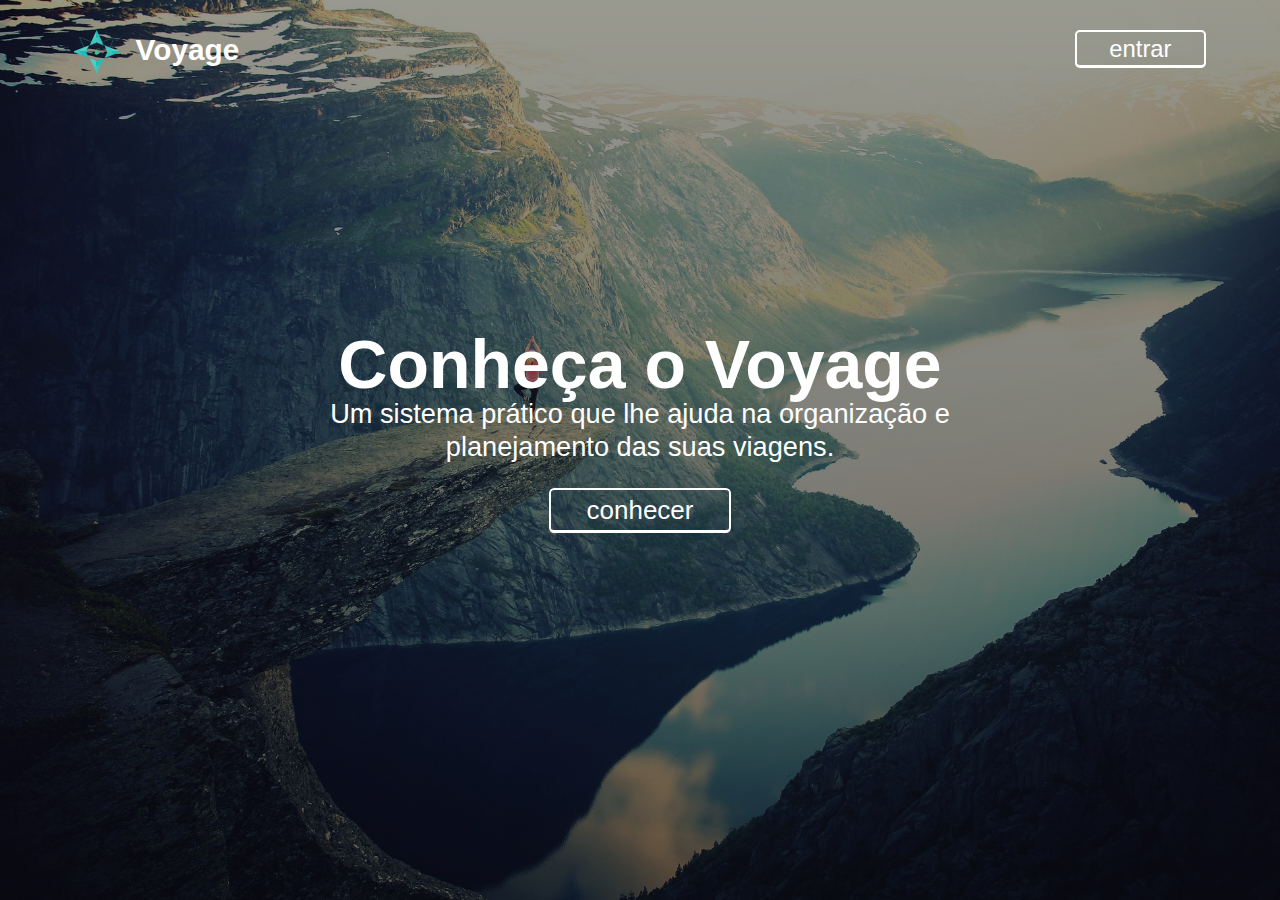
<file: index.html>
﻿<!DOCTYPE html>
<html lang="pt-br" xmlns="http://www.w3.org/1999/xhtml">
<head>
    <meta charset="utf-8" />
	<meta name="viewport" content="width=device-width, initial-scale=1">
    <title>Organize suas viagens - Voyage</title>
    <link href="styles/reset.css" rel="stylesheet" />
    <link href="styles/voyage.entrar.css" rel="stylesheet" />
    <link href="images/layout/logo.png" rel="favicon icon" />
</head>
<body>
    <main>            
        <header>
            <div><a href="#"><img src="images/layout/logo.png" /> Voyage</a></div>
            <a href="destinos.html" class="button">entrar</a>
        </header>
        <section>      
            <h1>
                Conheça o Voyage           
                <small>
                    Um sistema prático que lhe ajuda 
                    na organização e planejamento das suas viagens.
                </small>
            </h1>
            <a href="#" class="button">conhecer</a>
        </section>
    </main>
</body>
</html>
</file>
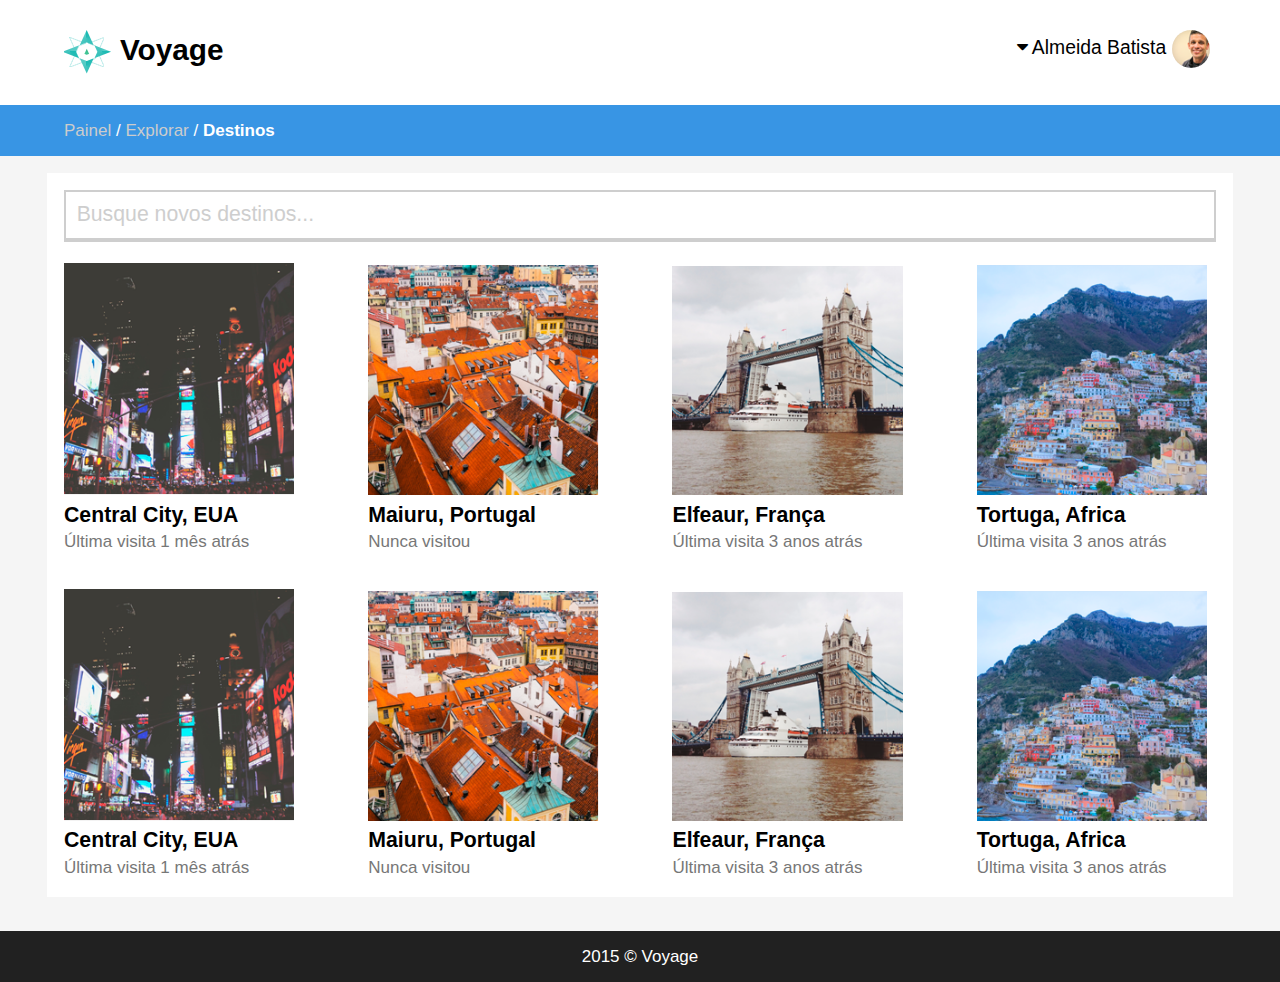
<file: destinos.html>
<!DOCTYPE html>
<html lang="pt-br" xmlns="http://www.w3.org/1999/xhtml">
<head>
    <meta charset="utf-8" />
	<meta name="viewport" content="width=device-width, initial-scale=1">
    <title>Destinos - Voyage</title>
    <link href="styles/reset.css" rel="stylesheet" />
    <link href="styles/voyage.css" rel="stylesheet" />
    <link href="styles/voyage.destinos.css" rel="stylesheet" />
    <link href="styles/font-awesome.min.css" rel="stylesheet" />
    <link href="images/layout/logo.png" rel="favicon icon" />
</head>
<body>
	<header>	
		<div class="right">
		<a class="abrirmenu" href="#">
			<i class="fa fa-caret-down"></i>
			Almeida Batista 
			<img src="images/layout/avatar.png"/>
		</a>
		<nav>
			<ol>
				<li><a href="#"></i>Dashboard</a></li>
				<li><a href="#">Sair</a></li>
			</ol>
		</nav>
		</div>
		<div><a href="#"><img src="images/layout/logo.png" />Voyage</a></div>
	</header>
	<div class="breadcrumb">
		<a href="#" class="item">Painel</a>
		<span>/</span>
		<a href="#" class="item">Explorar</a>
		<span>/</span>
		<a href="#" class="active item">Destinos</a>
	</div>
    <main>
        <section>      
			<div class="search">
				<input type="text" placeholder="Busque novos destinos..." />
			</div>	
            <div class="cards">
				<div class="card">
					<div class="image">
						<img src="images/content/central-city.png"/>
					</div>
					<a href="#" class="title">
						Central City, EUA
					</a>
					<div class="meta">
						Última visita <time datetime="2008-02-14 20:00">1 mês atrás</time>
					</div>
				</div>
				<div class="card">
					<div class="image">
						<img src="images/content/maiuru.png"/>
					</div>
					<a href="#"  class="title">
						Maiuru, Portugal
					</a>
					<div class="meta">
						Nunca visitou
					</div>
				</div>
				<div class="card">
					<div class="image">
						<img src="images/content/elfeaur.png"/>
					</div>
					<a href="#" class="title">
						Elfeaur, França
					</a>
					<div class="meta">
						Última visita <time datetime="2008-02-14 20:00">3 anos atrás</time>
					</div>
				</div>
				<div class="card">
					<div class="image">
						<img src="images/content/tortuga.png"/>
					</div>
					<a href="#" class="title">
						Tortuga, Africa
					</a>
					<div class="meta">
						Última visita <time datetime="2008-02-14 20:00">3 anos atrás</time>
					</div>
				</div>
			</div>
			<div class="cards">
				<div class="card">
					<div class="image">
						<img src="images/content/central-city.png"/>
					</div>
					<a href="#" class="title">
						Central City, EUA
					</a>
					<div class="meta">
						Última visita <time datetime="2008-02-14 20:00">1 mês atrás</time>
					</div>
				</div>
				<div class="card">
					<div class="image">
						<img src="images/content/maiuru.png"/>
					</div>
					<a href="#"  class="title">
						Maiuru, Portugal
					</a>
					<div class="meta">
						Nunca visitou
					</div>
				</div>
				<div class="card">
					<div class="image">
						<img src="images/content/elfeaur.png"/>
					</div>
					<a href="#" class="title">
						Elfeaur, França
					</a>
					<div class="meta">
						Última visita <time datetime="2008-02-14 20:00">3 anos atrás</time>
					</div>
				</div>
				<div class="card">
					<div class="image">
						<img src="images/content/tortuga.png"/>
					</div>
					<a href="#" class="title">
						Tortuga, Africa
					</a>
					<div class="meta">
						Última visita <time datetime="2008-02-14 20:00">3 anos atrás</time>
					</div>
				</div>
			</div>
        </section>
    </main>
	<footer>
		<h5>2015 &copy; Voyage</h5>
	</footer>
	<div class="topo"><i class="fa fa-arrow-up"></i></div>
	<script src="https://code.jquery.com/jquery-2.1.4.min.js"></script>
	<script src="scripts/voyage.js"></script>
	</body>
</html>
</file>
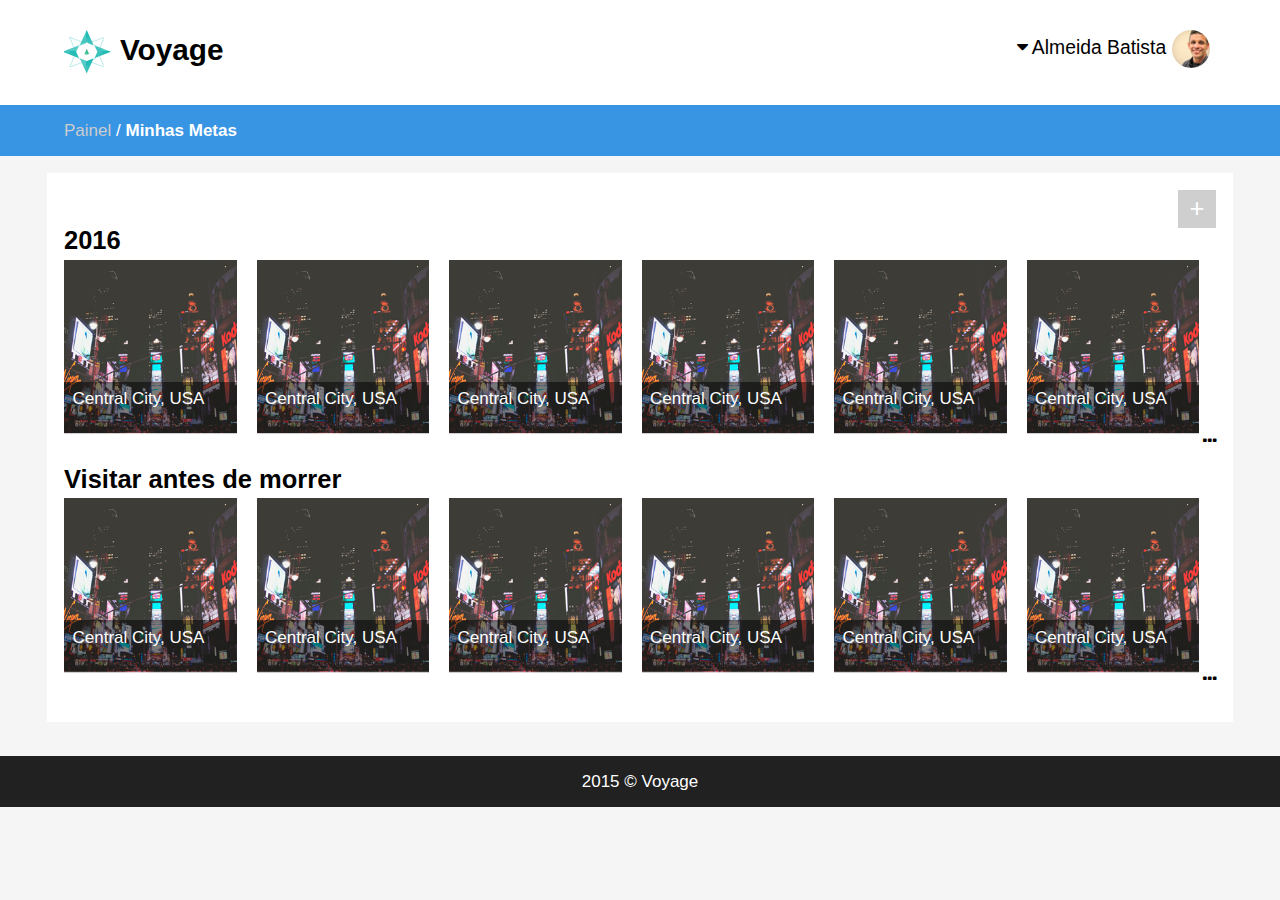
<file: metas.html>
<!DOCTYPE html>
<html lang="pt-br" xmlns="http://www.w3.org/1999/xhtml">
<head>
    <meta charset="utf-8" />
	<meta name="viewport" content="width=device-width, initial-scale=1">
    <title>Minhas Metas - Voyage</title>
    <link href="styles/reset.css" rel="stylesheet" />
    <link href="styles/voyage.css" rel="stylesheet" />
    <link href="styles/voyage.metas.css" rel="stylesheet" />
    <link href="styles/font-awesome.min.css" rel="stylesheet" />
    <link href="images/layout/logo.png" rel="favicon icon" />
</head>
<body>
	<header>	
		<div class="right">
		<a class="abrirmenu" href="#">
			<i class="fa fa-caret-down"></i>
			Almeida Batista 
			<img src="images/layout/avatar.png"/>
		</a>
		<nav>
			<ol>
				<li><a href="#"></i>Dashboard</a></li>
				<li><a href="#">Sair</a></li>
			</ol>
		</nav>
		</div>
		<div><a href="#"><img src="images/layout/logo.png" />Voyage</a></div>
	</header>
	<div class="breadcrumb">
		<a href="#" class="item">Painel</a>
		<span>/</span>
		<a href="#" class="active item">Minhas Metas</a>
	</div>
    <main>
		<div class="button">
			+
		</div>
        <section><div class="list">
				<a href="#" class="title">2016</a>
				<div class="content">
				<div class="item">
					<div class="image">
						<img src="images/content/central-city.png" />
					<a href="#" class="description">
						Central City, USA
					</a>
					</div>
				</div>
				<div class="item">
					<div class="image">
						<img src="images/content/central-city.png" />
					<a href="#" class="description">
						Central City, USA
					</a>
					</div>
				</div>
				<div class="item">
					<div class="image">
						<img src="images/content/central-city.png" />
					<a href="#" class="description">
						Central City, USA
					</a>
					</div>
				</div>
				<div class="item">
					<div class="image">
						<img src="images/content/central-city.png" />
					<a href="#" class="description">
						Central City, USA
					</a>
					</div>
				</div>
				<div class="item">
					<div class="image">
						<img src="images/content/central-city.png" />
					<a href="#" class="description">
						Central City, USA
					</a>
					</div>
				</div>
				<div class="item">
					<div class="image">
						<img src="images/content/central-city.png" />
					<a href="#" class="description">
						Central City, USA
					</a>
					</div>
				</div>
				</div>
				<a href="#" class="action"><i class="fa fa-ellipsis-h"></i></a>
			</div>       
			<div class="list">
				<a href="#" class="title">Visitar antes de morrer</a>
				<div class="content">
				<div class="item">
					<div class="image">
						<img src="images/content/central-city.png" />
					<a href="#" class="description">
						Central City, USA
					</a>
					</div>
				</div>
				<div class="item">
					<div class="image">
						<img src="images/content/central-city.png" />
					<a href="#" class="description">
						Central City, USA
					</a>
					</div>
				</div>
				<div class="item">
					<div class="image">
						<img src="images/content/central-city.png" />
					<a href="#" class="description">
						Central City, USA
					</a>
					</div>
				</div>
				<div class="item">
					<div class="image">
						<img src="images/content/central-city.png" />
					<a href="#" class="description">
						Central City, USA
					</a>
					</div>
				</div>
				<div class="item">
					<div class="image">
						<img src="images/content/central-city.png" />
					<a href="#" class="description">
						Central City, USA
					</a>
					</div>
				</div>
				<div class="item">
					<div class="image">
						<img src="images/content/central-city.png" />
					<a href="#" class="description">
						Central City, USA
					</a>
					</div>
				</div>
				</div>
				<a href="#" class="action"><i class="fa fa-ellipsis-h"></i></a>
			</div> 
        </section>
    </main>
	<footer>
		<h5>2015 &copy; Voyage</h5>
	</footer>
	<div class="topo"><i class="fa fa-arrow-up"></i></div>
	<script src="https://code.jquery.com/jquery-2.1.4.min.js"></script>
	<script src="scripts/voyage.js"></script>
	</body>
</html>
</file>
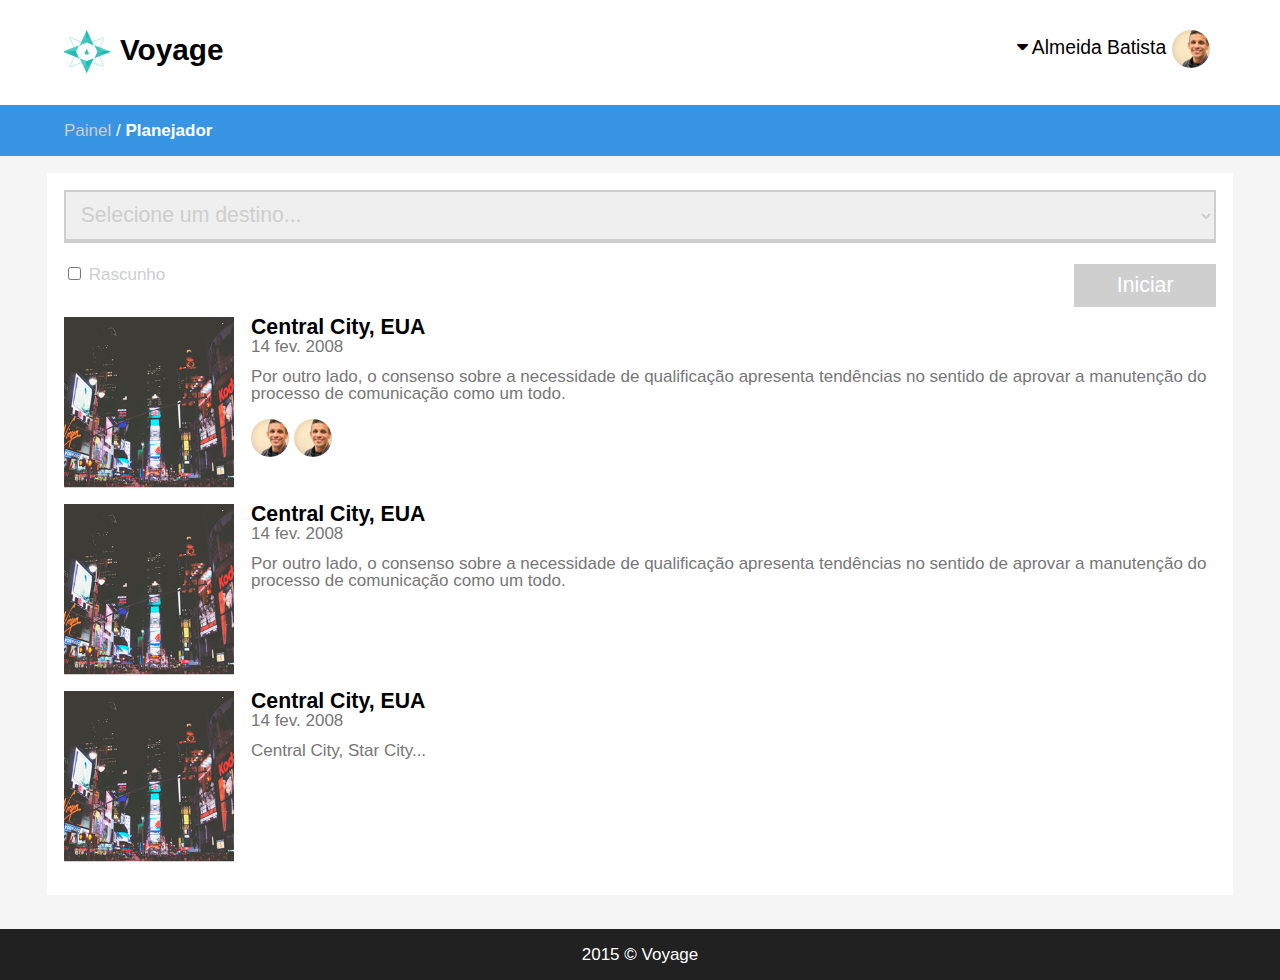
<file: planejador.html>
<!DOCTYPE html>
<html lang="pt-br" xmlns="http://www.w3.org/1999/xhtml">
<head>
    <meta charset="utf-8" />
	<meta name="viewport" content="width=device-width, initial-scale=1">
    <title>Planejador - Voyage</title>
    <link href="styles/reset.css" rel="stylesheet" />
    <link href="styles/voyage.css" rel="stylesheet" />
    <link href="styles/voyage.planejador.css" rel="stylesheet" />
    <link href="styles/font-awesome.min.css" rel="stylesheet" />
    <link href="images/layout/logo.png" rel="favicon icon" />
</head>
<body>
	<header>	
		<div class="right">
		<a class="abrirmenu" href="#">
			<i class="fa fa-caret-down"></i>
			Almeida Batista 
			<img src="images/layout/avatar.png"/>
		</a>
		<nav>
			<ol>
				<li><a href="#"></i>Dashboard</a></li>
				<li><a href="#">Sair</a></li>
			</ol>
		</nav>
		</div>
		<div><a href="#"><img src="images/layout/logo.png" />Voyage</a></div>
	</header>
	<div class="breadcrumb">
		<a href="#" class="item">Painel</a>
		<span>/</span>
		<a href="#" class="active item">Planejador</a>
	</div>
    <main>
        <section>      
			<div class="form">
				<select>
					<option value"">Selecione um destino...</option>
				</select>
				<label>
					<input type="checkbox" />
					Rascunho
				</label>
				<button>
					Iniciar
				</button>
			</div>	
            <div class="list">
				<div class="item">
					<div class="image">
						<img src="images/content/central-city.png"/>
					</div>
					<div class="content">
						<a href="#" class="title">
							Central City, EUA
						</a>
						<div class="meta">
							<time datetime="2008-02-14 20:00">14 fev. 2008</time>
						</div>
						<div class="description">
							<p>Por outro lado, o consenso sobre a necessidade de qualificação apresenta tendências no sentido de aprovar a manutenção do processo de comunicação como um todo.</p>
						</div>
						<div class="avatar">
							<img src="images/layout/avatar.png"/>
							<img src="images/layout/avatar.png"/>
						</div>
					</div>
				</div>
				<div class="item">
					<div class="image">
						<img src="images/content/central-city.png"/>
					</div>
					<div class="content">
						<a href="#" class="title">
							Central City, EUA
						</a>
						<div class="meta">
							<time datetime="2008-02-14 20:00">14 fev. 2008</time>
						</div>
						<div class="description">
							<p>Por outro lado, o consenso sobre a necessidade de qualificação apresenta tendências no sentido de aprovar a manutenção do processo de comunicação como um todo.</p>
						</div>
					</div>
				</div>
				<div class="item">
					<div class="image">
						<img src="images/content/central-city.png"/>
					</div>
					<div class="content">
						<a href="#" class="title">
							Central City, EUA
						</a>
						<div class="meta">
							<time datetime="2008-02-14 20:00">14 fev. 2008</time>
						</div>
						<div class="description">
							<p>Central City, Star City...</p>
						</div>
					</div>
				</div>
			</div>			
        </section>
    </main>
	<footer>
		<h5>2015 &copy; Voyage</h5>
	</footer>
	<div class="topo"><i class="fa fa-arrow-up"></i></div>
	<script src="https://code.jquery.com/jquery-2.1.4.min.js"></script>
	<script src="scripts/voyage.js"></script>
	</body>
</html>
</file>
<file: styles/voyage.entrar.css>
﻿html {
  font-size: 17px;
}
@media (max-width: 900px) {
  html { font-size: 15px; }
}
@media (max-width: 400px) {
  html { font-size: 13px; }
}

html, body {    
    height: 100%;
    background-image: -webkit-linear-gradient(top, rgba(0,0,0,0.4), rgba(0,0,0,0.6)), url("../images/layout/background.jpg");
    background-image: -moz-linear-gradient(top, rgba(0,0,0,0.4), rgba(0,0,0,0.6)), url("../images/layout/background.jpg");
    background-image: -ms-linear-gradient(top, rgba(0,0,0,0.4), rgba(0,0,0,0.6)), url("../images/layout/background.jpg");
    background-image: -o-linear-gradient(top, rgba(0,0,0,0.4), rgba(0,0,0,0.6)), url("../images/layout/background.jpg");
    background-image: linear-gradient(top, rgba(0,0,0,0.4), rgba(0,0,0,0.6)), url("../images/layout/background.jpg");
    background-repeat: no-repeat;
    background-size: cover;
}

body {
    font-family: "Tw Cen MT", Arial, sans-serif;
	font-size: 100%;
}

a {
    text-decoration: none;
    color: white;
}

.button {
    padding: .2em 1.35em;
    border-radius: .2em;
    border: .1em solid white;
    border-bottom: 0.15em solid;
}

.button:hover {
	background-color: rgba(255,255,255,0.1);
}

section {
    padding: 30px 0;
    position: absolute;
    color: white;
    top: 50%;
    margin-top: -150px;
    height: 200px;
    width: 100%;
    text-align: center;
}

section > h1 {
	font-family: "tw cen mt condensed", "tw cen mt", arial, sans-serif;
    font-size: 4em;
    font-weight: 900;
    margin-bottom: .5em;
}

section > h1 > small {	
	font-family: "tw cen mt", arial, sans-serif;
    display: block;
    font-size: 0.4em;
    font-weight: 400;
	line-height: 1.2em;
	max-width: 50%;
	margin: 0 auto;
}

@media (max-width: 900px) {
  section > h1 > small { max-width: 95%; }
}
@media (max-width: 400px) {
  section > h1 > small { max-width: 95%; }
}

    section .button {
        margin-top: 5em;
        font-size: 26px;
    }

header {
	font-family: "tw cen mt condensed", "tw cen mt", arial, sans-serif;
    padding-top: 1em;
    margin: 0 2.5em;
    font-size: 1.75em;
    font-weight: 900;
}

@media (max-width: 900px) {
  header { margin: 0 1.5em; }
}
@media (max-width: 400px) {
  header { margin: 0 .5em; }
}

    header img {
        vertical-align: middle;
        margin-right: 0.2em;
    }

    header div {
        float: left;
    }

header .button {   
    font-size: 0.8em;
	font-family: "tw cen mt", arial, sans-serif; 
    font-weight: 400;
    float: right;
}
</file>
<file: styles/voyage.css>
html {
  font-size: 17px;
}
@media (max-width: 900px) {
  html { font-size: 15px; }
}
@media (max-width: 400px) {
  html { font-size: 13px; }
}

html, body {
	background-color: #f5f5f5;
}

body {
    font-family: "Tw Cen MT", Arial, sans-serif;
	font-size: 100%;	
}

h1 {
	font-size: 3em;
}

h2 {
	font-size: 2em;
}

h3 {
	font-size: 1.5em;
}

h4 {
	font-size: 1.25em;
}

h5 {
	font-size: 1em;
}

h6 {
	font-size: 0.85em;
}

a {
	text-decoration: none;	
    color: black;
}
a:hover {	
    color: #444;
}

input {
	font-family: "Tw Cen MT", Arial, sans-serif;
}

header {
	background-color: #fff;
	font-size: 1.75em;
	padding: 1.5em 0 .75em;	
	padding: 1em 5%;
	font-weight: 900;
	font-family: "Tw Cen MT Condensed","Tw Cen MT", Arial, sans-serif;
}

header div a {
	color: black;
}

header .right {
	font-size: .65em;
	float:right;
	font-weight: 400;
	font-family: "Tw Cen MT", Arial, sans-serif;
}
	
header div img {
	margin-right: .3em;
	vertical-align: middle;
}

header div.right img {
	border-radius: 100%;
	vertical-align: middle;
	height:2em;
}

.breadcrumb {	
	clear: both;
	padding: 1em 5%;
	background-color: #3895e4;
	color: #fff;
}

.breadcrumb .item {
	color: #ccc;
}
.breadcrumb .active.item {
	font-weight: 900;
	color: #fff;
}

main {	
	background-color: #fff;
	max-width: 90%;
	margin: 1em auto;
	padding: 1em;
}

footer {
	margin-top: 2em;
	text-align: center;
	clear: both;
	padding: 1em 5%;
	background-color: #212121;
	color: #fff;
}

nav {
	display: none;
	position: absolute;
	background: #fff;
	box-shadow: .05em .05em 0.25em #888;
	padding: 1em;
}

nav > ol > li  {
	padding: 0.25em 1em;
}

div.topo {
			display: none;
			position: fixed;
			bottom: 2.5em;
			right: 2.5em;
			padding: 1em;
			border: 0;
			opacity: 0.5;
			background: #cfcfcf;
		}
		
		div.topo:hover {
			opacity: 1;
			cursor: pointer;
		}
</file>
<file: styles/voyage.destinos.css>
.search input {
	border: .1em #cecece solid;
	border-bottom: .2em #cecece solid;
	padding: 0.5em;
	font-size: 1.25em;
	width:100%;
	box-sizing: border-box;
	margin-bottom: 1em;
}

.search input::-webkit-input-placeholder { 
    color:    #cecece;
}
.search input:-moz-placeholder { 
   color:    #cecece;
   opacity:  1;
}
.search input::-moz-placeholder { 
   color:    #cecece;
   opacity:  1;
}
.search input:-ms-input-placeholder { 
   color:    #cecece;
}

.cards {
	margin-bottom: 2em;
}

.cards:last-child {
	margin-bottom: inherit;
}

.cards .card { 
	display: inline-table;
	box-sizing: border-box;	
	width: 20%;
	line-height: 1.5em;
	margin-right: 6%;
}

@media (max-width: 900px) {
  .cards .card { 
	display: block;
	width: 100%;
	margin-bottom:1em;
	margin-right: 0;
}
}
@media (max-width: 400px) {
  .cards .card { 
	display: block;
	width: 100%;
	margin-bottom:1em;
	margin-right: 0;
}
}

.cards .card:last-child{	
	margin-right: 0;
}

.card .image img {
	width: 100%;
}

.card .title {
	font-weight: 900;
	font-family: "Tw Cen MT Condensed","Tw Cen MT", Arial, sans-serif;
	font-size: 1.25em;
}

.card .meta {
	color: #777777;
}
</file>
<file: styles/voyage.metas.css>
.button {
	width: 1.5em;
	float:right;
	padding: .25em 0;
	text-align: center;
	background-color: #cfcfcf;	
	color: #fff;
	font-size: 1.5em;
}

.button:hover {
	opacity: 0.75;
	cursor: pointer;
}

.list {
	clear:both;
	margin-bottom: 2em;
}

.list .title {
	display: block;
	font-family: "Tw Cen MT Condensed", "Tw Cen MT", Arial, sans-serif;
	font-weight: 900;
	font-size: 1.5em;
	margin-bottom: 0.25em;
}

.list .action {
	float:right;
	display: block;
}

.list .content .item {
	display: inline-block;
	width: 15%;	
	margin-right: 1.3%;
}

.list .content .item:last-child {
	margin-right: 0;
}

.list .content .item .image img {
	width: 100%;
	position:relative;
}

.list .content .item .description {
	position:relative;
	display:block;
	height: 2em;
	padding: 0.5em;
	color: #fff;
	margin-top: -3.25em;
	z-index: 1000;
	background-color:rgba(0,0,0,0.5);
}

@media (max-width: 900px) {
	.list .content .item {
		display: inline-block;
		width: 30%;	
		margin-right: 2%;
	}
	.list .content .item:nth-of-type(1n+4) {
		display: none;
	}
}
</file>
<file: styles/voyage.planejador.css>
.form {
	margin-bottom: 2em;
}

.form select {
    font: inherit;
	border: .1em #cecece solid;
	border-bottom: .2em #cecece solid;
	padding: 0.5em;
	font-size: 1.25em;
	width:100%;
	box-sizing: border-box;
	margin-bottom: 1em;
	color: #cecece;
}

.form select option:first-child {
	display:none;
}

.form label {
	color: #cecece;
}

button {
    font: inherit;
	float:right;
	padding: .5em 2em;
	text-align: center;
	background-color: #cfcfcf;	
	color: #fff;
	font-size: 1.25em;
	border: 0;
}

button:hover {
	opacity: 0.75;
	cursor: pointer;
}

.list {
	clear:both;
	margin-bottom: 2em;
}

.list:last-child {
	margin-bottom: inherit;
}

.list .item {
	clear:both;
	margin-bottom: 1em;
}

.list .item .image {
	width: 10em;
	height: 10em;
	float: left;
}

.list .item .content {
	margin-left: 11em;
	min-height: 10em;
}

.list .item .image img {
	width: 100%;
}

.list .item .content .avatar {
	margin-top: 1em;
}

.list .item .content .avatar img {
	border-radius: 100%;
	vertical-align: middle;
	height:2.25em;
}

.list .item .content .title {
	font-weight: 900;
	font-family: "Tw Cen MT Condensed","Tw Cen MT", Arial, sans-serif;
	font-size: 1.25em;
}

.list .item .content .meta {
	color: #777777;
}

.list .item .content .description {
	margin-top: 0.75em;
	color: #777777;
}
</file>
